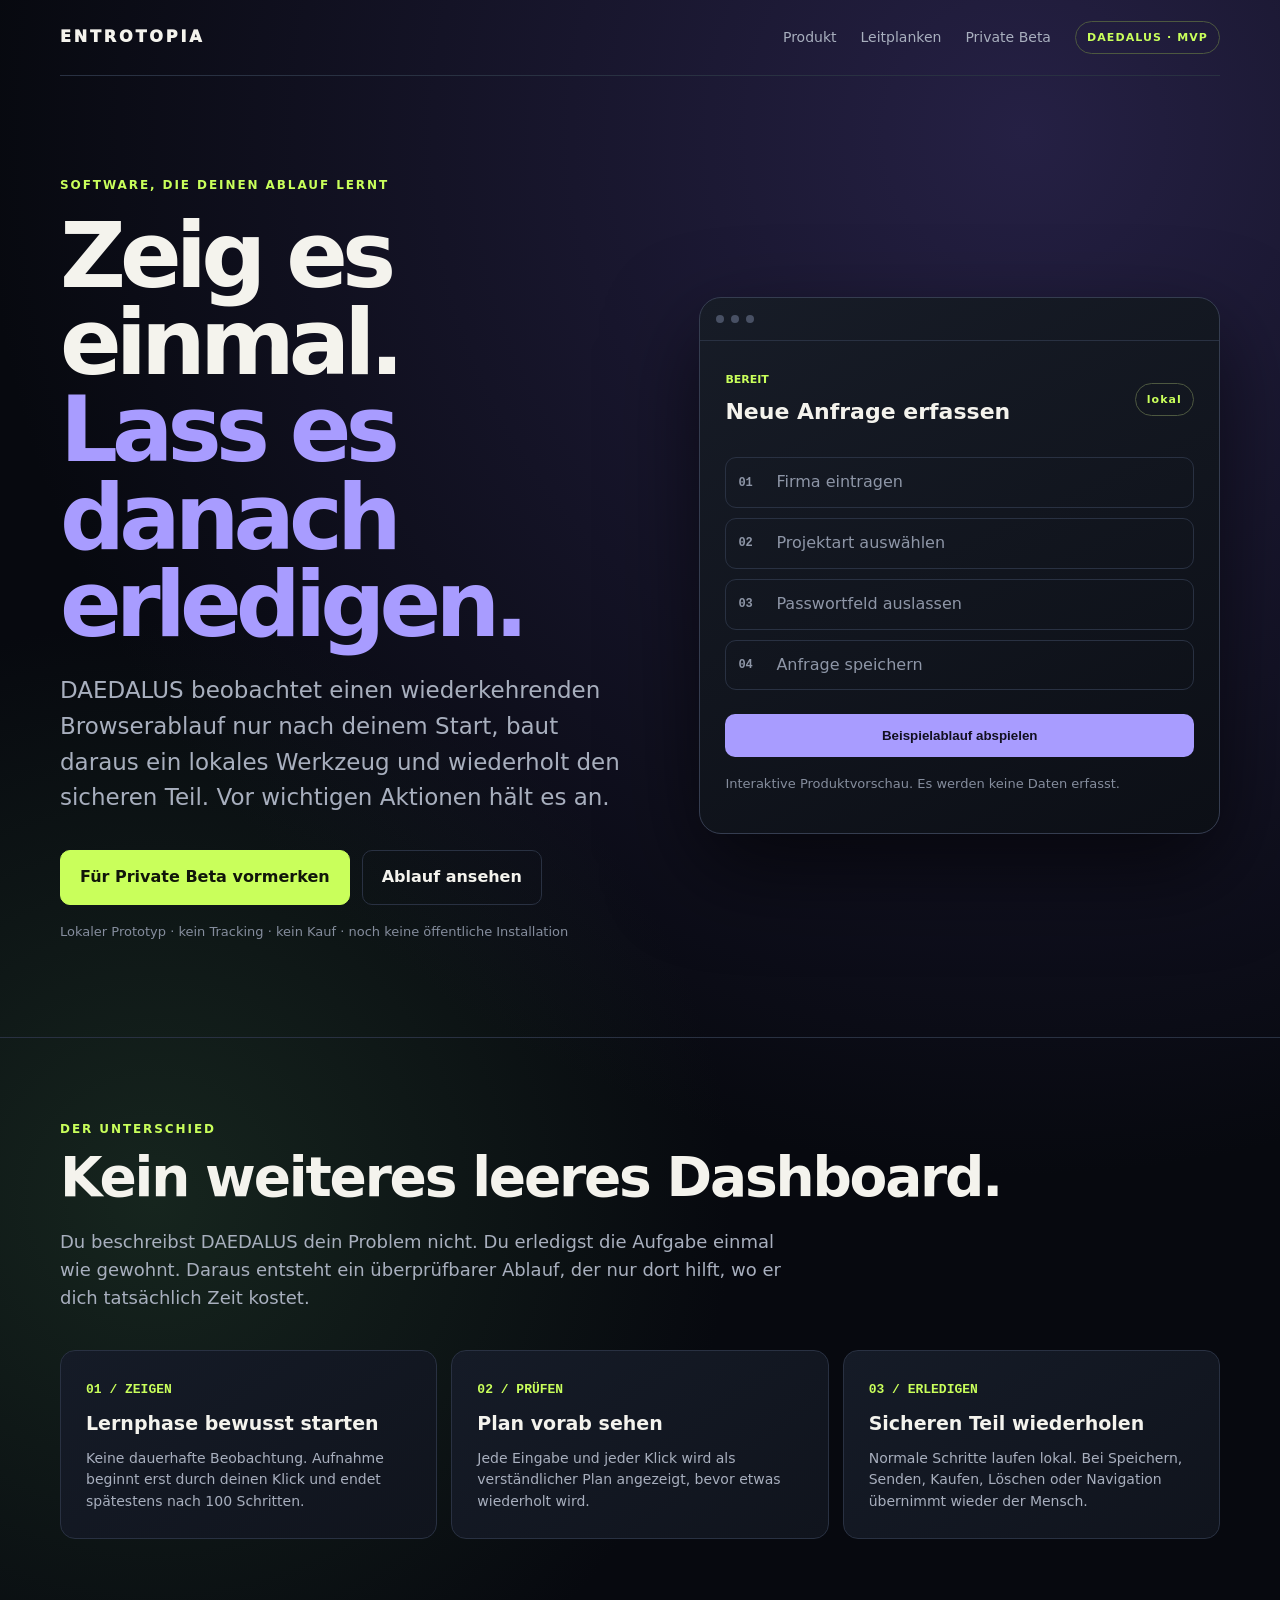
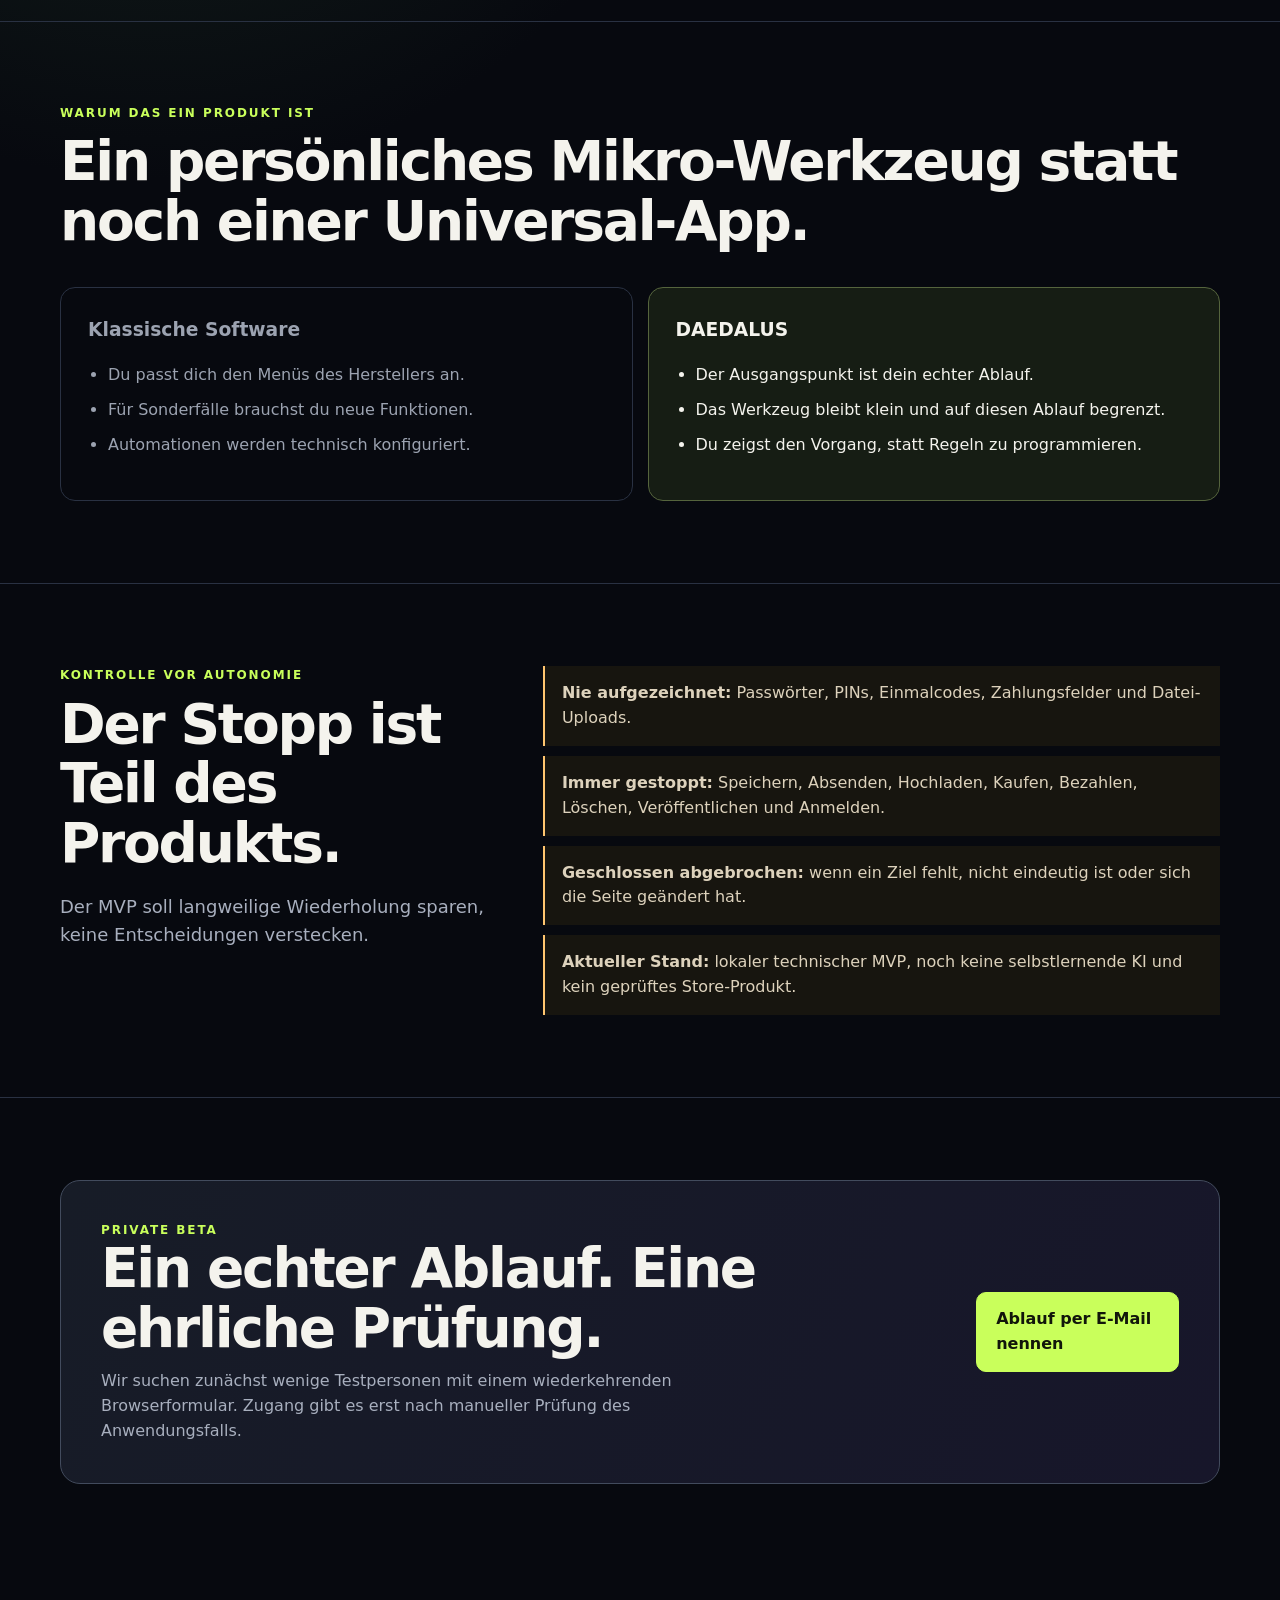
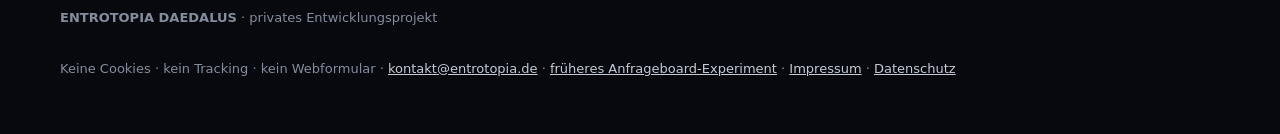
<file: index.html>
<!doctype html>
<html lang="de">
<head>
  <meta charset="utf-8">
  <meta name="viewport" content="width=device-width,initial-scale=1">
  <meta name="robots" content="noindex,nofollow">
  <meta name="description" content="ENTROTOPIA DAEDALUS lernt wiederkehrende Browserabläufe nach ausdrücklichem Start und wiederholt den sicheren Teil kontrolliert.">
  <link rel="icon" href="/public/icon.svg" type="image/svg+xml">
  <title>ENTROTOPIA DAEDALUS · Zeig es einmal</title>
  <style>
    :root{color-scheme:dark;--ink:#07090f;--panel:#10141d;--panel2:#151b27;--line:#293142;--text:#f4f3ed;--muted:#a8afbe;--acid:#c9ff5b;--violet:#a89cff;--warn:#ffc56f;font-family:Inter,ui-sans-serif,system-ui,-apple-system,sans-serif}*{box-sizing:border-box}html{scroll-behavior:smooth}body{margin:0;background:radial-gradient(circle at 80% 4%,#252044 0,transparent 31%),radial-gradient(circle at 12% 36%,#16251e 0,transparent 24%),var(--ink);color:var(--text);line-height:1.55}a{color:inherit}.wrap{width:min(1160px,calc(100% - 40px));margin:auto}.nav{height:76px;display:flex;align-items:center;justify-content:space-between;border-bottom:1px solid var(--line)}.brand{font-weight:950;letter-spacing:.18em}.navlinks{display:flex;gap:24px;align-items:center;color:var(--muted);font-size:14px}.navlinks a{text-decoration:none}.pill{border:1px solid #4d5840;border-radius:999px;padding:7px 11px;color:var(--acid);font-size:11px;font-weight:850;letter-spacing:.1em}.hero{padding:100px 0 82px;display:grid;grid-template-columns:1.05fr .95fr;gap:64px;align-items:center}.eyebrow{color:var(--acid);font-size:12px;font-weight:900;letter-spacing:.16em}.hero h1{font-size:clamp(52px,7.5vw,91px);line-height:.96;letter-spacing:-.065em;margin:17px 0 25px}.hero h1 span{color:var(--violet)}.lead{font-size:clamp(18px,2vw,23px);color:var(--muted);max-width:650px}.actions{display:flex;gap:12px;flex-wrap:wrap;margin-top:34px}.button{display:inline-flex;align-items:center;justify-content:center;padding:14px 19px;border-radius:10px;text-decoration:none;font-weight:850;border:1px solid var(--acid);background:var(--acid);color:#11160a}.button.secondary{background:transparent;color:var(--text);border-color:var(--line)}.micro{font-size:13px;color:#858d9d;margin-top:17px}.device{border:1px solid #353d50;border-radius:22px;background:linear-gradient(155deg,#171c27,#0c0f16);box-shadow:0 35px 90px #0009;overflow:hidden}.devicebar{height:43px;border-bottom:1px solid var(--line);display:flex;align-items:center;gap:7px;padding:0 16px}.dot{width:8px;height:8px;border-radius:50%;background:#485064}.screen{padding:25px}.screenhead{display:flex;justify-content:space-between;gap:20px;align-items:center}.screen h2{font-size:22px;margin:4px 0}.state{font-size:11px;color:var(--acid);font-weight:900}.flow{margin:24px 0;display:grid;gap:10px}.flowstep{display:grid;grid-template-columns:28px 1fr auto;align-items:center;gap:10px;border:1px solid var(--line);border-radius:11px;padding:12px;color:#8e96a7;transition:.25s}.flowstep.active{border-color:#697653;background:#192019;color:var(--text)}.flowstep.done{color:var(--text)}.flowstep.stop{border-color:#705b3b;background:#211b12;color:#ffdaa0}.number{font:700 12px ui-monospace,monospace}.result{font-size:11px;font-weight:850}.demo-button{width:100%;border:0;border-radius:10px;padding:14px;background:var(--violet);color:#121020;font-weight:900;cursor:pointer}.demo-button:disabled{opacity:.65}.section{padding:82px 0;border-top:1px solid var(--line)}.section h2{font-size:clamp(34px,4.5vw,55px);letter-spacing:-.04em;line-height:1.08;margin:10px 0 20px}.intro{max-width:740px;color:var(--muted);font-size:18px}.grid3{display:grid;grid-template-columns:repeat(3,1fr);gap:14px;margin-top:38px}.card{border:1px solid var(--line);border-radius:15px;padding:25px;background:linear-gradient(145deg,var(--panel2),var(--panel))}.card b{display:block;font-size:19px;margin:9px 0}.card p{margin:0;color:var(--muted);font-size:14px}.icon{color:var(--acid);font:800 13px ui-monospace,monospace}.compare{display:grid;grid-template-columns:1fr 1fr;gap:15px;margin-top:36px}.compare article{border:1px solid var(--line);border-radius:15px;padding:27px}.compare .old{color:#9ca3b1}.compare .new{border-color:#55643d;background:#161d14}.compare h3{margin-top:0}.compare ul{padding-left:20px}.compare li{margin:10px 0}.guard{display:grid;grid-template-columns:.78fr 1.22fr;gap:50px;align-items:start}.guardlist{display:grid;gap:10px}.guarditem{padding:15px 17px;border-left:2px solid var(--warn);background:#17150f;color:#ddd2bc}.beta{border:1px solid #424b5d;border-radius:20px;padding:40px;background:linear-gradient(120deg,#171c27,#17162a);display:flex;justify-content:space-between;gap:38px;align-items:center}.beta h2{margin:0 0 11px}.beta p{color:var(--muted);margin:0;max-width:650px}footer{padding:42px 0 55px;color:#858d9d;font-size:13px}.footerrow{display:flex;justify-content:space-between;gap:30px;flex-wrap:wrap}.footerrow a{color:#c5cbd6}@media(max-width:800px){.navlinks a{display:none}.hero,.guard{grid-template-columns:1fr}.hero{padding-top:63px}.hero h1{font-size:57px}.grid3,.compare{grid-template-columns:1fr}.beta{align-items:flex-start;flex-direction:column}.device{max-width:590px}.section{padding:62px 0}}
  </style>
</head>
<body>
  <header class="nav wrap"><div class="brand">ENTROTOPIA</div><nav class="navlinks" aria-label="Hauptnavigation"><a href="#produkt">Produkt</a><a href="#sicherheit">Leitplanken</a><a href="#beta">Private Beta</a><span class="pill">DAEDALUS · MVP</span></nav></header>
  <main>
    <section class="hero wrap">
      <div><div class="eyebrow">SOFTWARE, DIE DEINEN ABLAUF LERNT</div><h1>Zeig es einmal.<br><span>Lass es danach erledigen.</span></h1><p class="lead">DAEDALUS beobachtet einen wiederkehrenden Browserablauf nur nach deinem Start, baut daraus ein lokales Werkzeug und wiederholt den sicheren Teil. Vor wichtigen Aktionen hält es an.</p><div class="actions"><a class="button" href="mailto:kontakt@entrotopia.de?subject=DAEDALUS%20Private%20Beta">Für Private Beta vormerken</a><a class="button secondary" href="#demo">Ablauf ansehen</a></div><p class="micro">Lokaler Prototyp · kein Tracking · kein Kauf · noch keine öffentliche Installation</p></div>
      <aside class="device" id="demo"><div class="devicebar"><i class="dot"></i><i class="dot"></i><i class="dot"></i></div><div class="screen"><div class="screenhead"><div><span class="state" id="demo-state">BEREIT</span><h2>Neue Anfrage erfassen</h2></div><span class="pill">lokal</span></div><div class="flow"><div class="flowstep" data-step><span class="number">01</span><span>Firma eintragen</span><span class="result"></span></div><div class="flowstep" data-step><span class="number">02</span><span>Projektart auswählen</span><span class="result"></span></div><div class="flowstep" data-step><span class="number">03</span><span>Passwortfeld auslassen</span><span class="result"></span></div><div class="flowstep" data-step><span class="number">04</span><span>Anfrage speichern</span><span class="result"></span></div></div><button class="demo-button" id="demo-run" type="button">Beispielablauf abspielen</button><p class="micro">Interaktive Produktvorschau. Es werden keine Daten erfasst.</p></div></aside>
    </section>
    <section class="section" id="produkt"><div class="wrap"><div class="eyebrow">DER UNTERSCHIED</div><h2>Kein weiteres leeres Dashboard.</h2><p class="intro">Du beschreibst DAEDALUS dein Problem nicht. Du erledigst die Aufgabe einmal wie gewohnt. Daraus entsteht ein überprüfbarer Ablauf, der nur dort hilft, wo er dich tatsächlich Zeit kostet.</p><div class="grid3"><article class="card"><span class="icon">01 / ZEIGEN</span><b>Lernphase bewusst starten</b><p>Keine dauerhafte Beobachtung. Aufnahme beginnt erst durch deinen Klick und endet spätestens nach 100 Schritten.</p></article><article class="card"><span class="icon">02 / PRÜFEN</span><b>Plan vorab sehen</b><p>Jede Eingabe und jeder Klick wird als verständlicher Plan angezeigt, bevor etwas wiederholt wird.</p></article><article class="card"><span class="icon">03 / ERLEDIGEN</span><b>Sicheren Teil wiederholen</b><p>Normale Schritte laufen lokal. Bei Speichern, Senden, Kaufen, Löschen oder Navigation übernimmt wieder der Mensch.</p></article></div></div></section>
    <section class="section"><div class="wrap"><div class="eyebrow">WARUM DAS EIN PRODUKT IST</div><h2>Ein persönliches Mikro-Werkzeug statt noch einer Universal-App.</h2><div class="compare"><article class="old"><h3>Klassische Software</h3><ul><li>Du passt dich den Menüs des Herstellers an.</li><li>Für Sonderfälle brauchst du neue Funktionen.</li><li>Automationen werden technisch konfiguriert.</li></ul></article><article class="new"><h3>DAEDALUS</h3><ul><li>Der Ausgangspunkt ist dein echter Ablauf.</li><li>Das Werkzeug bleibt klein und auf diesen Ablauf begrenzt.</li><li>Du zeigst den Vorgang, statt Regeln zu programmieren.</li></ul></article></div></div></section>
    <section class="section" id="sicherheit"><div class="wrap guard"><div><div class="eyebrow">KONTROLLE VOR AUTONOMIE</div><h2>Der Stopp ist Teil des Produkts.</h2><p class="intro">Der MVP soll langweilige Wiederholung sparen, keine Entscheidungen verstecken.</p></div><div class="guardlist"><div class="guarditem"><b>Nie aufgezeichnet:</b> Passwörter, PINs, Einmalcodes, Zahlungsfelder und Datei-Uploads.</div><div class="guarditem"><b>Immer gestoppt:</b> Speichern, Absenden, Hochladen, Kaufen, Bezahlen, Löschen, Veröffentlichen und Anmelden.</div><div class="guarditem"><b>Geschlossen abgebrochen:</b> wenn ein Ziel fehlt, nicht eindeutig ist oder sich die Seite geändert hat.</div><div class="guarditem"><b>Aktueller Stand:</b> lokaler technischer MVP, noch keine selbstlernende KI und kein geprüftes Store-Produkt.</div></div></div></section>
    <section class="section" id="beta"><div class="wrap"><div class="beta"><div><div class="eyebrow">PRIVATE BETA</div><h2>Ein echter Ablauf. Eine ehrliche Prüfung.</h2><p>Wir suchen zunächst wenige Testpersonen mit einem wiederkehrenden Browserformular. Zugang gibt es erst nach manueller Prüfung des Anwendungsfalls.</p></div><a class="button" href="mailto:kontakt@entrotopia.de?subject=DAEDALUS%20Private%20Beta&body=Mein%20wiederkehrender%20Browserablauf%3A%0A">Ablauf per E-Mail nennen</a></div></div></section>
  </main>
  <footer class="wrap"><div class="footerrow"><span><b>ENTROTOPIA DAEDALUS</b> · privates Entwicklungsprojekt</span><span>Keine Cookies · kein Tracking · kein Webformular · <a href="mailto:kontakt@entrotopia.de">kontakt@entrotopia.de</a> · <a href="/public/app.html">früheres Anfrageboard-Experiment</a> · <a href="/impressum.html">Impressum</a> · <a href="/datenschutz.html">Datenschutz</a></span></div></footer>
  <script>
    const run=document.querySelector('#demo-run'),state=document.querySelector('#demo-state'),steps=[...document.querySelectorAll('[data-step]')];
    const wait=ms=>new Promise(resolve=>setTimeout(resolve,ms));
    run.addEventListener('click',async()=>{run.disabled=true;steps.forEach(step=>{step.className='flowstep';step.querySelector('.result').textContent=''});state.textContent='LERNT ABLAUF';for(let i=0;i<steps.length;i++){const step=steps[i];step.classList.add('active');await wait(550);step.classList.remove('active');if(i===2){step.classList.add('done');step.querySelector('.result').textContent='AUSGELASSEN'}else if(i===3){step.classList.add('stop');step.querySelector('.result').textContent='FREIGABE';state.textContent='SICHER GESTOPPT'}else{step.classList.add('done');step.querySelector('.result').textContent='GELERNT'}}run.textContent='Noch einmal abspielen';run.disabled=false});
  </script>
</body>
</html>
</file>
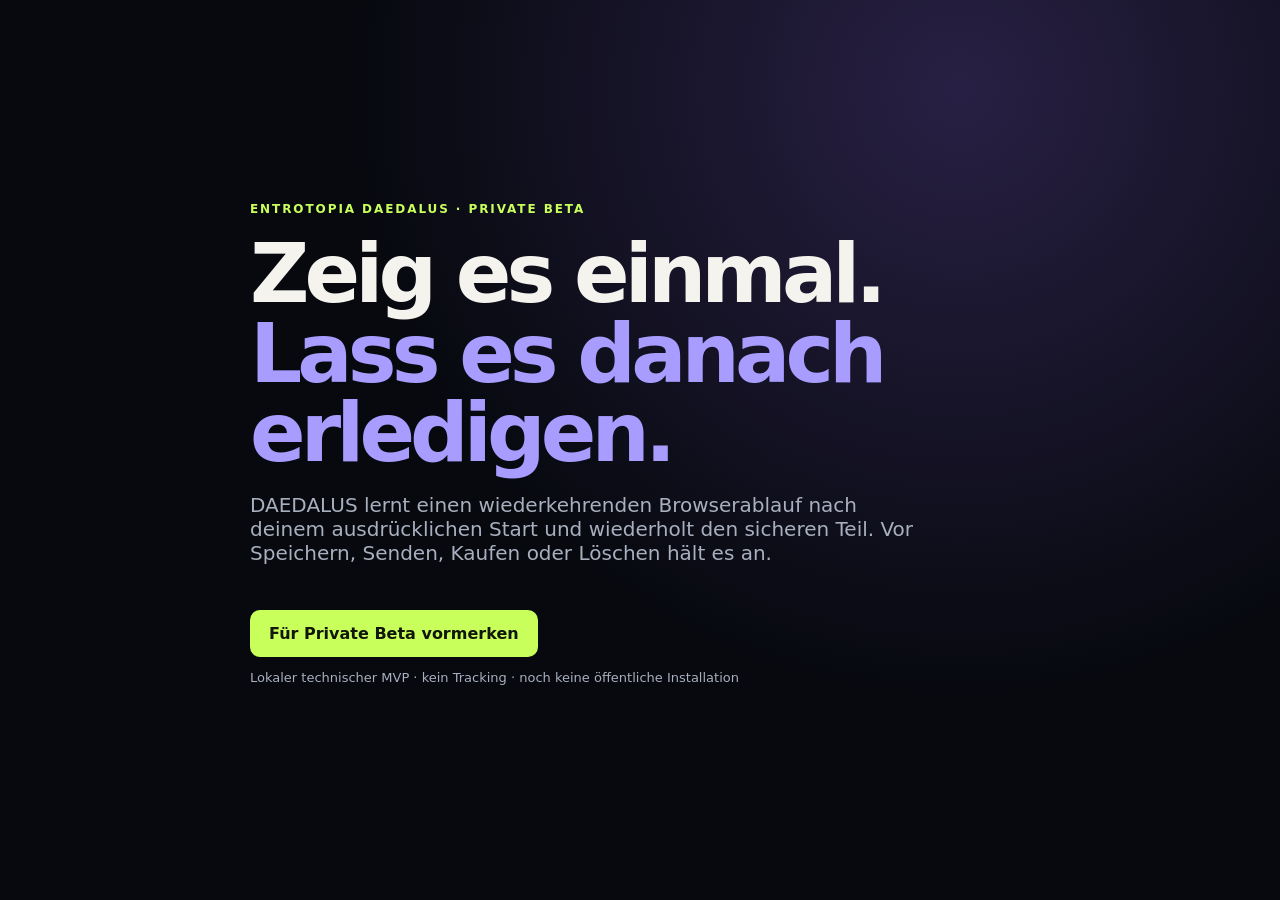
<file: public/index.html>
<!doctype html>
<html lang="de"><head><meta charset="utf-8"><meta name="viewport" content="width=device-width,initial-scale=1"><meta name="description" content="ENTROTOPIA DAEDALUS lernt wiederkehrende Browserabläufe und wiederholt den sicheren Teil kontrolliert."><title>ENTROTOPIA DAEDALUS</title><style>:root{color-scheme:dark;font-family:Inter,system-ui,sans-serif}*{box-sizing:border-box}body{margin:0;min-height:100vh;display:grid;place-items:center;background:radial-gradient(circle at 75% 10%,#282044,#07090f 48%);color:#f4f3ed}.box{width:min(780px,calc(100% - 40px));padding:60px 0}.tag{color:#c9ff5b;font-size:12px;font-weight:900;letter-spacing:.16em}h1{font-size:clamp(48px,8vw,82px);line-height:.97;letter-spacing:-.06em;margin:18px 0}h1 span{color:#a89cff}p{color:#a8afbe;font-size:20px;max-width:680px}.button{display:inline-block;margin-top:25px;padding:14px 19px;border-radius:10px;background:#c9ff5b;color:#11160a;text-decoration:none;font-weight:900}.small{font-size:13px}</style></head><body><main class="box"><div class="tag">ENTROTOPIA DAEDALUS · PRIVATE BETA</div><h1>Zeig es einmal.<br><span>Lass es danach erledigen.</span></h1><p>DAEDALUS lernt einen wiederkehrenden Browserablauf nach deinem ausdrücklichen Start und wiederholt den sicheren Teil. Vor Speichern, Senden, Kaufen oder Löschen hält es an.</p><a class="button" href="mailto:kontakt@entrotopia.de?subject=DAEDALUS%20Private%20Beta">Für Private Beta vormerken</a><p class="small">Lokaler technischer MVP · kein Tracking · noch keine öffentliche Installation</p></main></body></html>
</file>
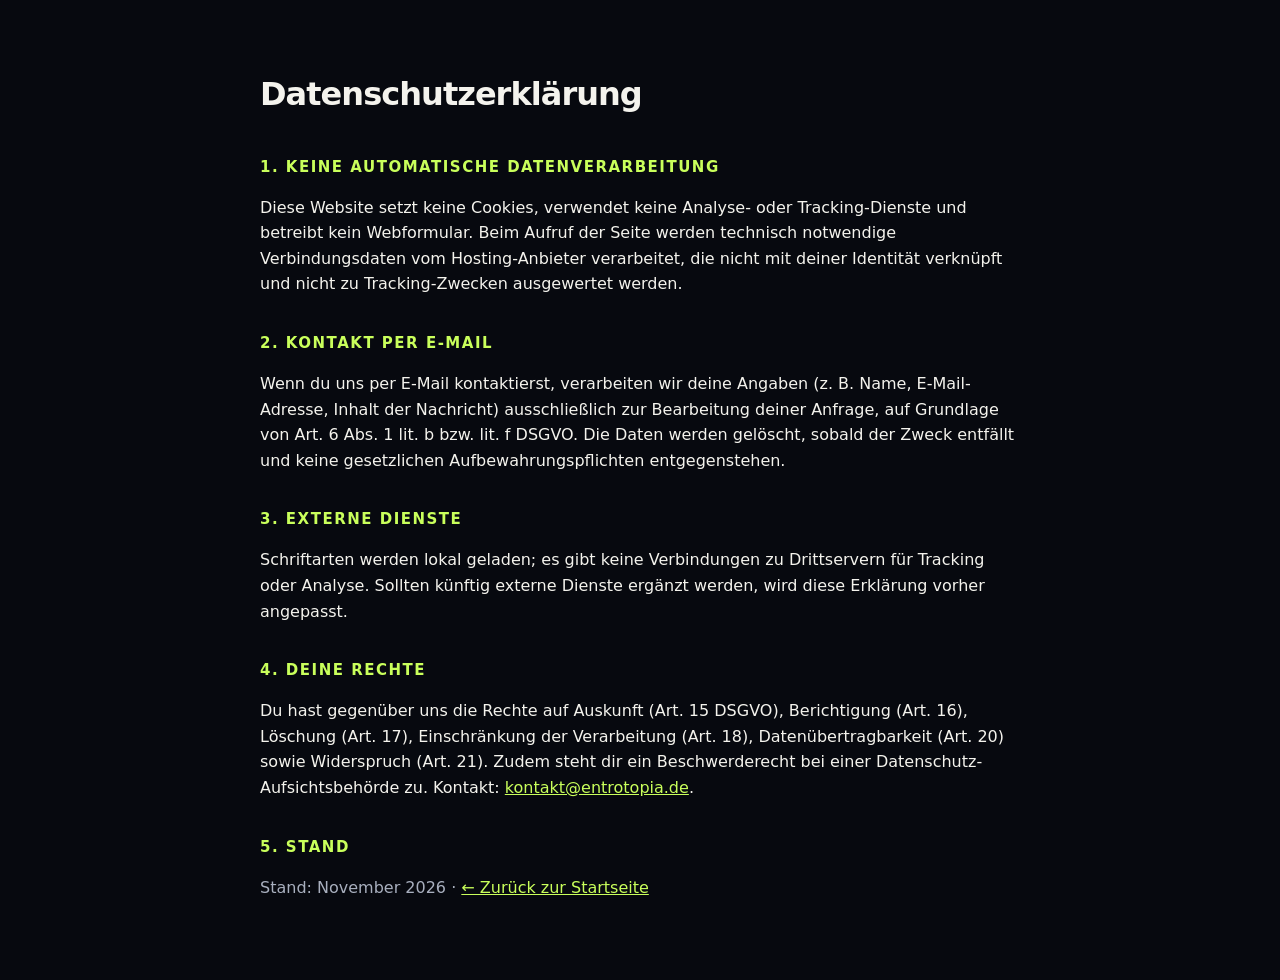
<file: datenschutz.html>
<!doctype html>
<html lang="de">
<head>
  <meta charset="utf-8">
  <meta name="viewport" content="width=device-width,initial-scale=1">
  <meta name="robots" content="noindex,nofollow">
  <title>Datenschutzerklärung · ENTROTOPIA</title>
  <style>
    :root{color-scheme:dark;--ink:#07090f;--line:#293142;--text:#f4f3ed;--muted:#a8afbe;--acid:#c9ff5b;font-family:Inter,ui-sans-serif,system-ui,-apple-system,sans-serif}
    *{box-sizing:border-box}body{margin:0;background:var(--ink);color:var(--text);line-height:1.6}
    .wrap{width:min(760px,calc(100% - 40px));margin:auto;padding:48px 0 64px}
    a{color:var(--acid)}h1{letter-spacing:-.03em;margin-bottom:6px}
    h2{margin-top:34px;margin-bottom:8px;color:var(--acid);font-size:15px;letter-spacing:.1em}
    .muted{color:var(--muted)}
  </style>
</head>
<body>
  <main class="wrap">
    <h1>Datenschutzerklärung</h1>
    <h2>1. KEINE AUTOMATISCHE DATENVERARBEITUNG</h2>
    <p>Diese Website setzt keine Cookies, verwendet keine Analyse- oder Tracking-Dienste und betreibt kein Webformular. Beim Aufruf der Seite werden technisch notwendige Verbindungsdaten vom Hosting-Anbieter verarbeitet, die nicht mit deiner Identität verknüpft und nicht zu Tracking-Zwecken ausgewertet werden.</p>
    <h2>2. KONTAKT PER E-MAIL</h2>
    <p>Wenn du uns per E-Mail kontaktierst, verarbeiten wir deine Angaben (z. B. Name, E-Mail-Adresse, Inhalt der Nachricht) ausschließlich zur Bearbeitung deiner Anfrage, auf Grundlage von Art. 6 Abs. 1 lit. b bzw. lit. f DSGVO. Die Daten werden gelöscht, sobald der Zweck entfällt und keine gesetzlichen Aufbewahrungspflichten entgegenstehen.</p>
    <h2>3. EXTERNE DIENSTE</h2>
    <p>Schriftarten werden lokal geladen; es gibt keine Verbindungen zu Drittservern für Tracking oder Analyse. Sollten künftig externe Dienste ergänzt werden, wird diese Erklärung vorher angepasst.</p>
    <h2>4. DEINE RECHTE</h2>
    <p>Du hast gegenüber uns die Rechte auf Auskunft (Art. 15 DSGVO), Berichtigung (Art. 16), Löschung (Art. 17), Einschränkung der Verarbeitung (Art. 18), Datenübertragbarkeit (Art. 20) sowie Widerspruch (Art. 21). Zudem steht dir ein Beschwerderecht bei einer Datenschutz-Aufsichtsbehörde zu. Kontakt: <a href="mailto:kontakt@entrotopia.de">kontakt@entrotopia.de</a>.</p>
    <h2>5. STAND</h2>
    <p class="muted">Stand: November 2026 · <a href="/">← Zurück zur Startseite</a></p>
  </main>
</body>
</html>
</file>
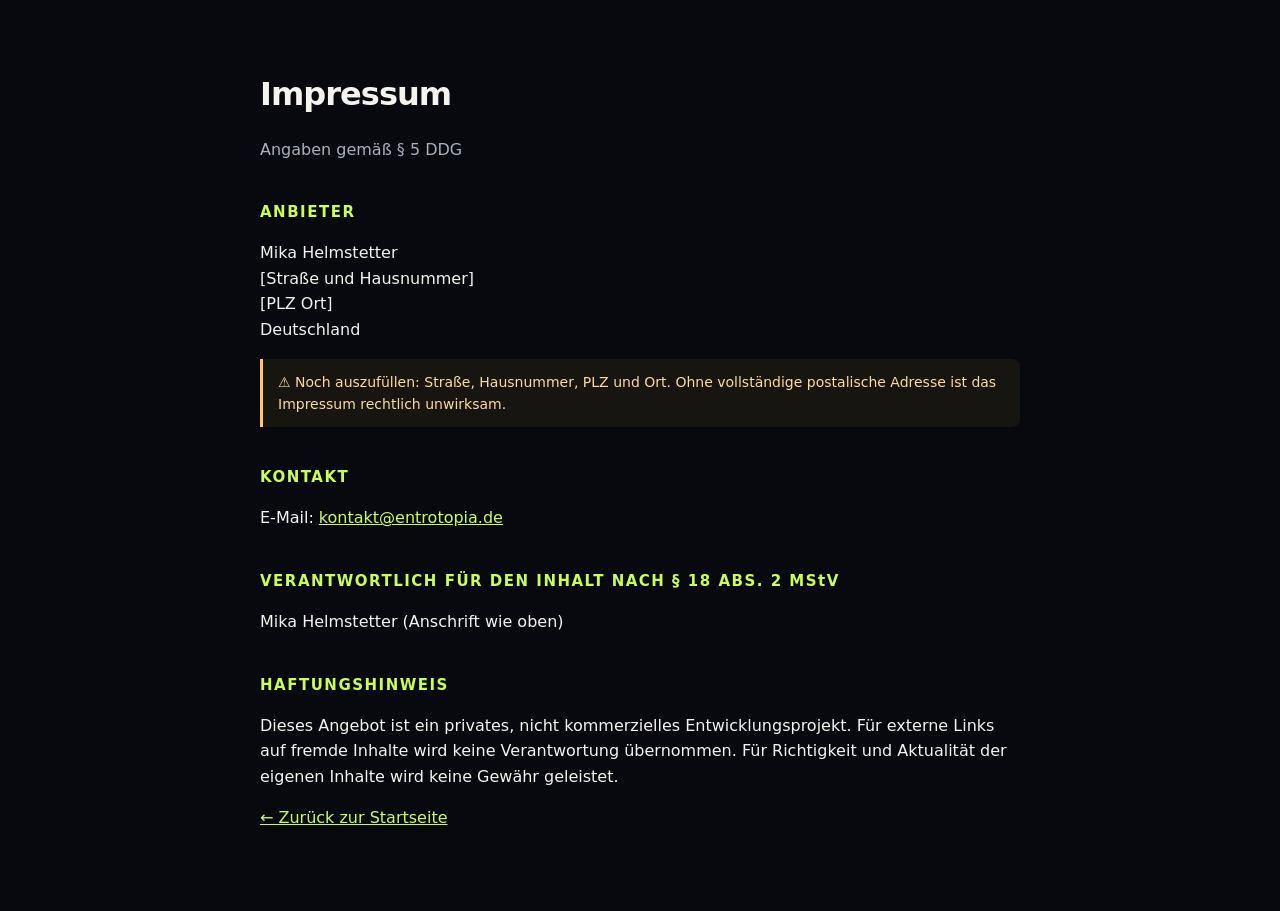
<file: impressum.html>
<!doctype html>
<html lang="de">
<head>
  <meta charset="utf-8">
  <meta name="viewport" content="width=device-width,initial-scale=1">
  <meta name="robots" content="noindex,nofollow">
  <title>Impressum · ENTROTOPIA</title>
  <style>
    :root{color-scheme:dark;--ink:#07090f;--line:#293142;--text:#f4f3ed;--muted:#a8afbe;--acid:#c9ff5b;--warn:#ffc56f;font-family:Inter,ui-sans-serif,system-ui,-apple-system,sans-serif}
    *{box-sizing:border-box}body{margin:0;background:var(--ink);color:var(--text);line-height:1.6}
    .wrap{width:min(760px,calc(100% - 40px));margin:auto;padding:48px 0 64px}
    a{color:var(--acid)}h1{letter-spacing:-.03em;margin-bottom:6px}
    h2{margin-top:38px;margin-bottom:8px;color:var(--acid);font-size:15px;letter-spacing:.1em}
    .todo{border-left:3px solid var(--warn);background:#17150f;color:#ffdaa0;padding:12px 15px;border-radius:0 8px 8px 0;font-size:14px}
    .muted{color:var(--muted)}
  </style>
</head>
<body>
  <main class="wrap">
    <h1>Impressum</h1>
    <p class="muted">Angaben gemäß § 5 DDG</p>
    <h2>ANBIETER</h2>
    <p>
      Mika Helmstetter<br>
      [Straße und Hausnummer]<br>
      [PLZ Ort]<br>
      Deutschland
    </p>
    <p class="todo">⚠ Noch auszufüllen: Straße, Hausnummer, PLZ und Ort. Ohne vollständige postalische Adresse ist das Impressum rechtlich unwirksam.</p>
    <h2>KONTAKT</h2>
    <p>E-Mail: <a href="mailto:kontakt@entrotopia.de">kontakt@entrotopia.de</a></p>
    <h2>VERANTWORTLICH FÜR DEN INHALT NACH § 18 ABS. 2 MStV</h2>
    <p>Mika Helmstetter (Anschrift wie oben)</p>
    <h2>HAFTUNGSHINWEIS</h2>
    <p>Dieses Angebot ist ein privates, nicht kommerzielles Entwicklungsprojekt. Für externe Links auf fremde Inhalte wird keine Verantwortung übernommen. Für Richtigkeit und Aktualität der eigenen Inhalte wird keine Gewähr geleistet.</p>
    <p class="muted"><a href="/">← Zurück zur Startseite</a></p>
  </main>
</body>
</html>
</file>
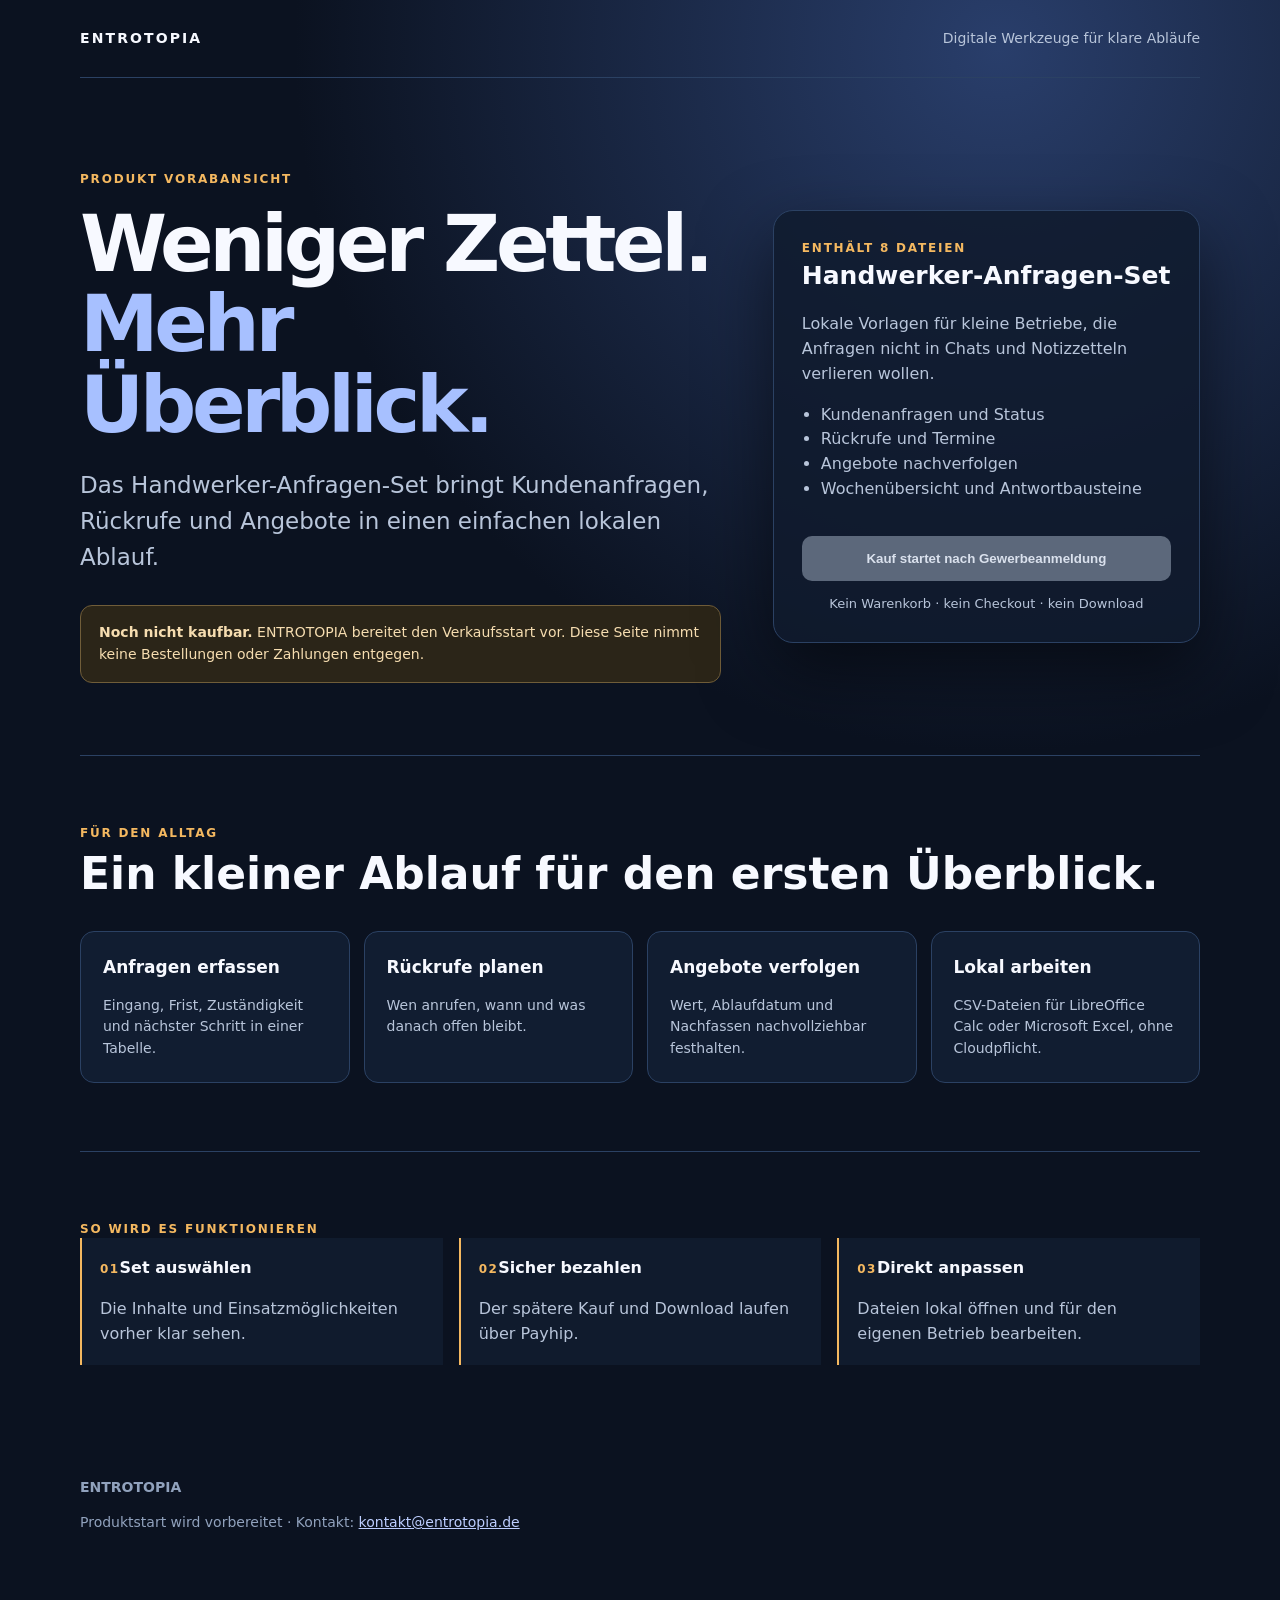
<file: archive/index-vor-entrotopia-labs-2026-11-06.html>
<!doctype html>
<html lang="de">
<head>
  <meta charset="utf-8">
  <meta name="viewport" content="width=device-width,initial-scale=1">
  <meta name="description" content="ENTROTOPIA entwickelt digitale Vorlagen für klare Abläufe.">
  <meta name="robots" content="noindex,nofollow">
  <title>ENTROTOPIA · Handwerker-Anfragen-Set</title>
  <style>
    :root{color-scheme:dark;font-family:Inter,ui-sans-serif,system-ui,sans-serif;--bg:#0b1220;--panel:#111d31;--line:#2b4163;--text:#f7f9ff;--muted:#b8c5da;--gold:#f4b860;--accent:#a7c0ff}*{box-sizing:border-box}body{margin:0;background:radial-gradient(circle at 78% 3%,#293e6b 0,var(--bg) 38%);color:var(--text);line-height:1.55}.nav,main,footer{width:min(1120px,calc(100% - 40px));margin:auto}.nav{display:flex;justify-content:space-between;align-items:center;height:78px;border-bottom:1px solid var(--line);font-size:14px;color:var(--muted)}.brand{font-weight:900;letter-spacing:.15em;color:var(--text)}.hero{padding:92px 0 72px;display:grid;grid-template-columns:1.2fr .8fr;gap:52px;align-items:center}.eyebrow{font-size:12px;font-weight:900;letter-spacing:.15em;color:var(--gold)}h1{font-size:clamp(44px,7vw,79px);letter-spacing:-.055em;line-height:1.02;margin:15px 0 21px}h1 span{color:var(--accent)}.lead{font-size:clamp(18px,2.4vw,23px);color:var(--muted);max-width:650px}.notice{margin-top:30px;padding:16px 18px;border:1px solid #705d39;border-radius:12px;background:#2b2518;color:#f6ddb0;font-size:14px}.product{border:1px solid var(--line);border-radius:20px;padding:28px;background:#101b2dd9;box-shadow:0 28px 70px #0008}.product h2{font-size:25px;margin:0 0 14px}.product p{color:var(--muted)}.product ul{padding-left:19px;color:var(--muted)}button{width:100%;margin-top:18px;border:0;border-radius:10px;padding:15px;background:#5c687b;color:#dae1ed;font-weight:850;cursor:not-allowed}.small{font-size:13px;color:#9cabc2;text-align:center;margin:13px 0 0}.section{padding:68px 0;border-top:1px solid var(--line)}h3{font-size:clamp(29px,4vw,44px);line-height:1.15;margin:7px 0 31px}.cards{display:grid;grid-template-columns:repeat(4,1fr);gap:14px}.card{background:var(--panel);border:1px solid var(--line);border-radius:14px;padding:22px}.card b{font-size:17px}.card p{color:var(--muted);font-size:14px;margin-bottom:0}.steps{display:grid;grid-template-columns:repeat(3,1fr);gap:16px}.step{padding:18px;border-left:2px solid var(--gold);background:#101b2d}.step span{font-size:12px;color:var(--gold);font-weight:900;letter-spacing:.12em}.step p{color:var(--muted);margin-bottom:0}footer{padding:44px 0 60px;color:#91a2bd;font-size:14px}footer a{color:#bdceff}@media(max-width:760px){.nav span{display:none}.hero{grid-template-columns:1fr;padding-top:62px}.cards,.steps{grid-template-columns:1fr}.product{max-width:520px}h1{font-size:51px}}
  </style>
</head>
<body>
  <header class="nav"><div class="brand">ENTROTOPIA</div><span>Digitale Werkzeuge für klare Abläufe</span></header>
  <main>
    <section class="hero">
      <div>
        <div class="eyebrow">PRODUKT VORABANSICHT</div>
        <h1>Weniger Zettel.<br><span>Mehr Überblick.</span></h1>
        <p class="lead">Das Handwerker-Anfragen-Set bringt Kundenanfragen, Rückrufe und Angebote in einen einfachen lokalen Ablauf.</p>
        <div class="notice"><b>Noch nicht kaufbar.</b> ENTROTOPIA bereitet den Verkaufsstart vor. Diese Seite nimmt keine Bestellungen oder Zahlungen entgegen.</div>
      </div>
      <aside class="product">
        <div class="eyebrow">ENTHÄLT 8 DATEIEN</div>
        <h2>Handwerker-Anfragen-Set</h2>
        <p>Lokale Vorlagen für kleine Betriebe, die Anfragen nicht in Chats und Notizzetteln verlieren wollen.</p>
        <ul><li>Kundenanfragen und Status</li><li>Rückrufe und Termine</li><li>Angebote nachverfolgen</li><li>Wochenübersicht und Antwortbausteine</li></ul>
        <button disabled aria-disabled="true">Kauf startet nach Gewerbeanmeldung</button>
        <p class="small">Kein Warenkorb · kein Checkout · kein Download</p>
      </aside>
    </section>
    <section class="section">
      <div class="eyebrow">FÜR DEN ALLTAG</div>
      <h3>Ein kleiner Ablauf für den ersten Überblick.</h3>
      <div class="cards"><article class="card"><b>Anfragen erfassen</b><p>Eingang, Frist, Zuständigkeit und nächster Schritt in einer Tabelle.</p></article><article class="card"><b>Rückrufe planen</b><p>Wen anrufen, wann und was danach offen bleibt.</p></article><article class="card"><b>Angebote verfolgen</b><p>Wert, Ablaufdatum und Nachfassen nachvollziehbar festhalten.</p></article><article class="card"><b>Lokal arbeiten</b><p>CSV-Dateien für LibreOffice Calc oder Microsoft Excel, ohne Cloudpflicht.</p></article></div>
    </section>
    <section class="section">
      <div class="eyebrow">SO WIRD ES FUNKTIONIEREN</div>
      <div class="steps"><article class="step"><span>01</span><b>Set auswählen</b><p>Die Inhalte und Einsatzmöglichkeiten vorher klar sehen.</p></article><article class="step"><span>02</span><b>Sicher bezahlen</b><p>Der spätere Kauf und Download laufen über Payhip.</p></article><article class="step"><span>03</span><b>Direkt anpassen</b><p>Dateien lokal öffnen und für den eigenen Betrieb bearbeiten.</p></article></div>
    </section>
  </main>
  <footer><b>ENTROTOPIA</b><p>Produktstart wird vorbereitet · Kontakt: <a href="mailto:kontakt@entrotopia.de">kontakt@entrotopia.de</a></p></footer>
</body>
</html>
</file>
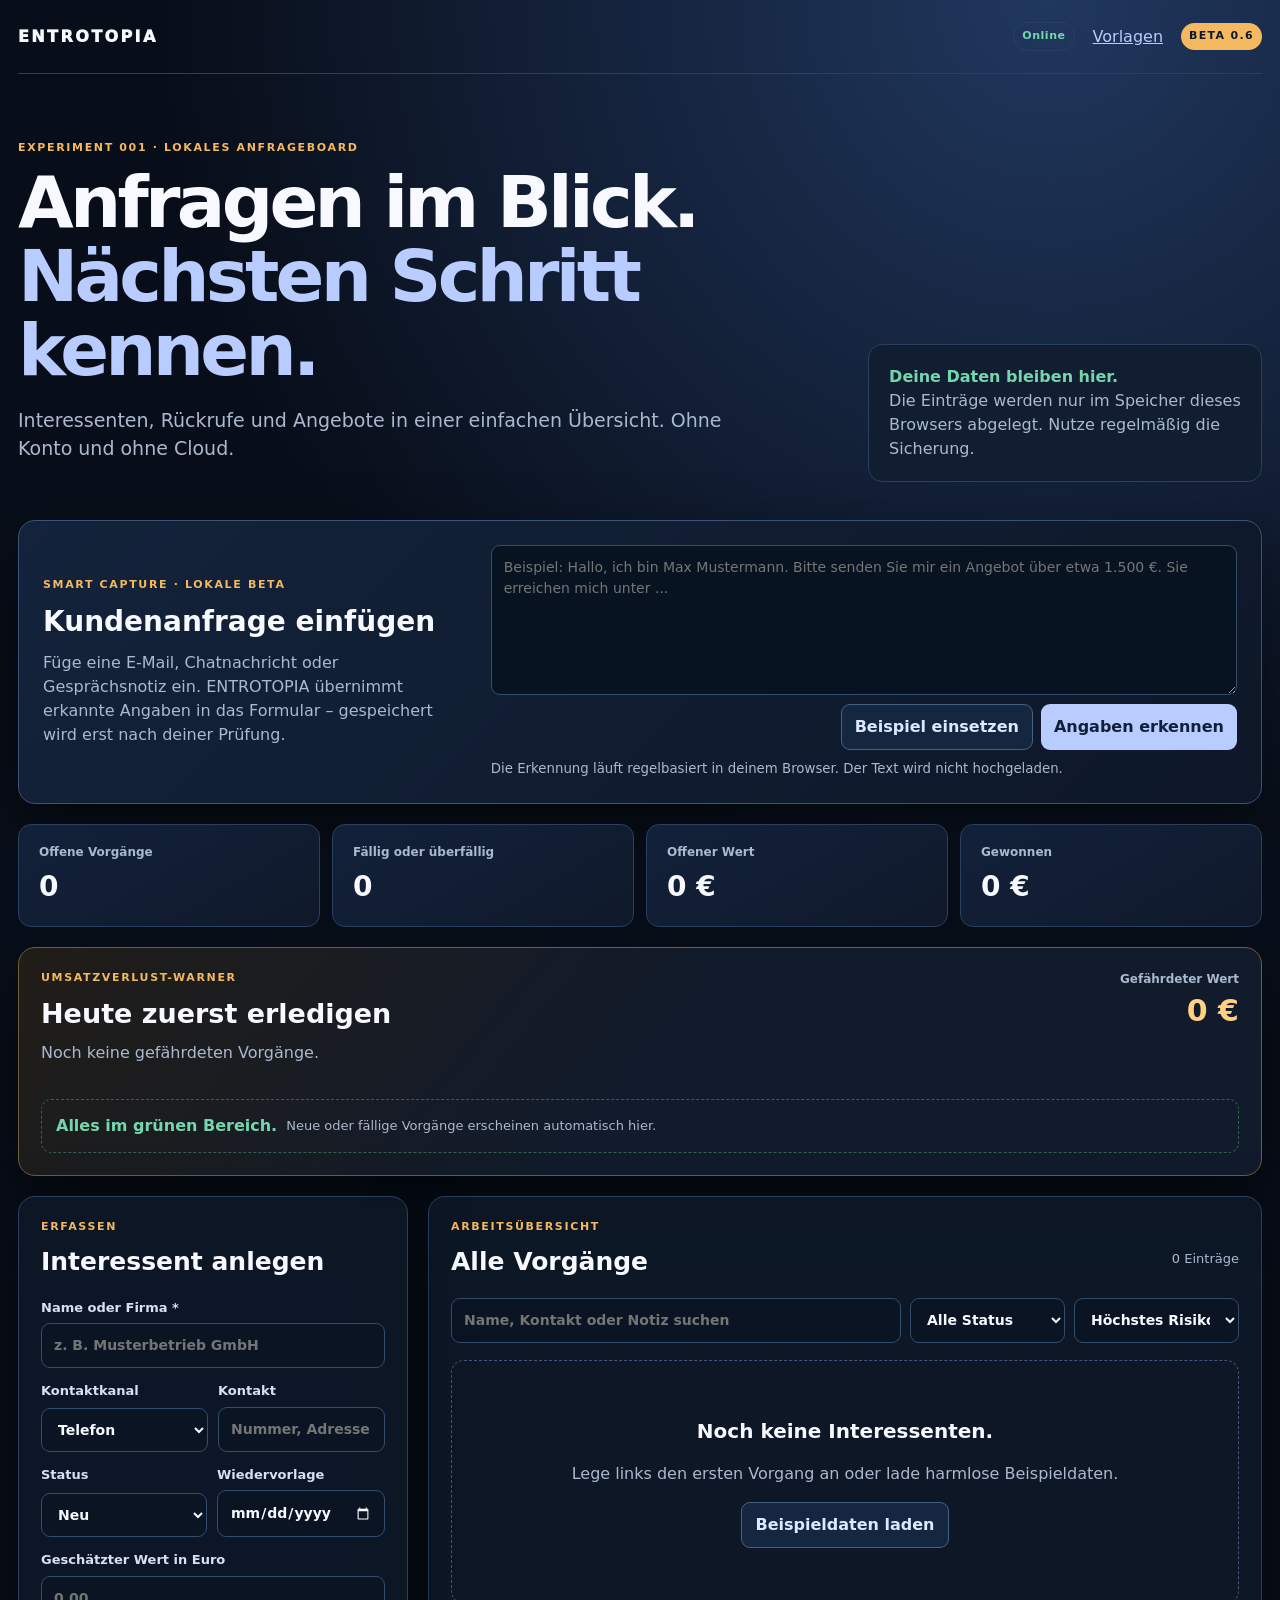
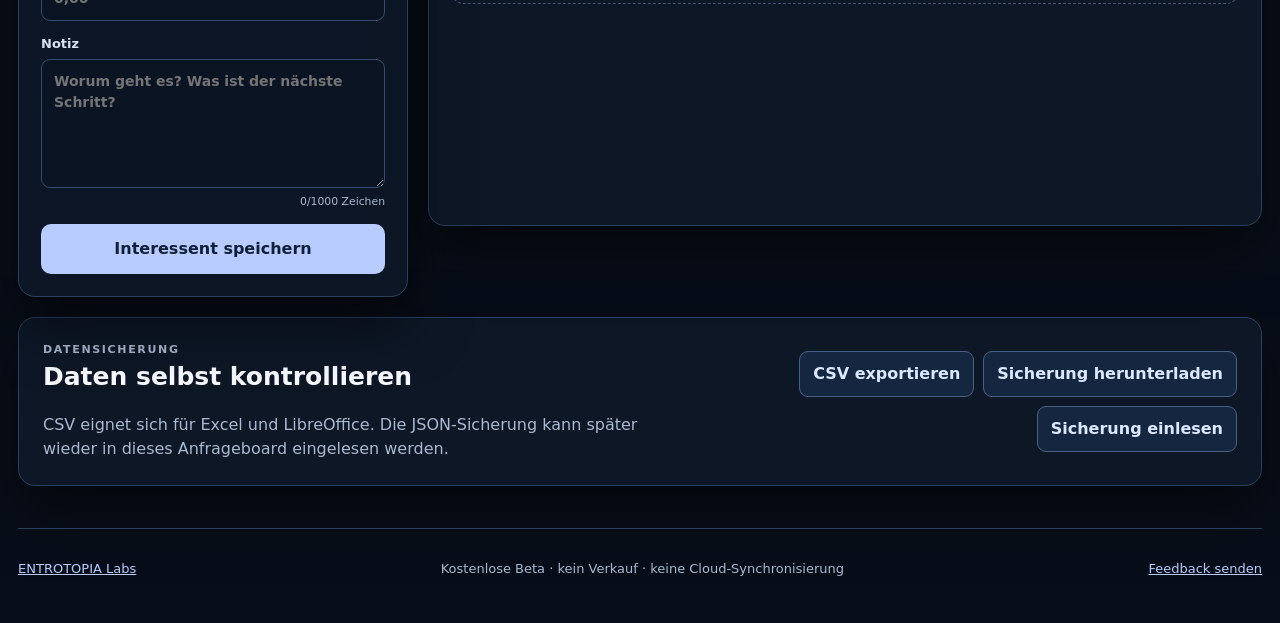
<file: public/app.html>
<!doctype html>
<html lang="de">
<head>
  <meta charset="utf-8">
  <meta name="viewport" content="width=device-width,initial-scale=1">
  <meta http-equiv="Content-Security-Policy" content="default-src 'self'; script-src 'self'; style-src 'self'; img-src 'self' data:; connect-src 'none'; object-src 'none'; base-uri 'none'; form-action 'none'">
  <meta name="description" content="ENTROTOPIA Anfrageboard: Interessenten, Rückrufe, Angebote und nächste Schritte lokal im Browser verwalten.">
  <meta name="robots" content="noindex,nofollow">
  <meta name="theme-color" content="#080e19">
  <title>Anfrageboard Beta | ENTROTOPIA</title>
  <link rel="icon" href="icon.svg" type="image/svg+xml">
  <link rel="manifest" href="manifest.webmanifest">
  <link rel="stylesheet" href="app.css">
  <link rel="stylesheet" href="app-pwa.css">
  <script src="app.js" defer></script>
</head>
<body>
  <header class="topbar">
    <a class="brand" href="/">ENTROTOPIA</a>
    <div class="toplinks"><span id="connection-state" class="connection online">Online</span><button id="install-app" class="install-button hidden" type="button">App installieren</button><a href="testphase.html">Vorlagen</a><span class="badge">BETA 0.6</span></div>
  </header>

  <main>
    <section class="hero">
      <div>
        <p class="eyebrow">EXPERIMENT 001 · LOKALES ANFRAGEBOARD</p>
        <h1>Anfragen im Blick.<br><span>Nächsten Schritt kennen.</span></h1>
        <p class="lead">Interessenten, Rückrufe und Angebote in einer einfachen Übersicht. Ohne Konto und ohne Cloud.</p>
      </div>
      <div class="privacy-note"><strong>Deine Daten bleiben hier.</strong><br>Die Einträge werden nur im Speicher dieses Browsers abgelegt. Nutze regelmäßig die Sicherung.</div>
    </section>

    <section class="capture-panel" aria-labelledby="capture-title">
      <div class="capture-copy"><p class="eyebrow">SMART CAPTURE · LOKALE BETA</p><h2 id="capture-title">Kundenanfrage einfügen</h2><p>Füge eine E-Mail, Chatnachricht oder Gesprächsnotiz ein. ENTROTOPIA übernimmt erkannte Angaben in das Formular – gespeichert wird erst nach deiner Prüfung.</p></div>
      <div class="capture-work">
        <label for="capture-text" class="sr-only">Rohe Kundenanfrage</label>
        <textarea id="capture-text" maxlength="3000" rows="6" placeholder="Beispiel: Hallo, ich bin Max Mustermann. Bitte senden Sie mir ein Angebot über etwa 1.500 €. Sie erreichen mich unter ..."></textarea>
        <div class="capture-actions"><button id="capture-example" class="capture-secondary" type="button">Beispiel einsetzen</button><button id="capture-analyze" class="capture-primary" type="button">Angaben erkennen</button></div>
        <div id="capture-result" class="capture-result hidden" role="status"></div>
        <small>Die Erkennung läuft regelbasiert in deinem Browser. Der Text wird nicht hochgeladen.</small>
      </div>
    </section>

    <section class="metrics" aria-label="Übersicht">
      <article><span>Offene Vorgänge</span><strong id="metric-open">0</strong></article>
      <article><span>Fällig oder überfällig</span><strong id="metric-due">0</strong></article>
      <article><span>Offener Wert</span><strong id="metric-value">0 €</strong></article>
      <article><span>Gewonnen</span><strong id="metric-won">0 €</strong></article>
    </section>

    <section class="risk-panel" aria-labelledby="risk-title">
      <div class="risk-summary">
        <div><p class="eyebrow">UMSATZVERLUST-WARNER</p><h2 id="risk-title">Heute zuerst erledigen</h2><p id="risk-summary">Noch keine gefährdeten Vorgänge.</p></div>
        <div class="risk-value"><span>Gefährdeter Wert</span><strong id="risk-value">0 €</strong></div>
      </div>
      <div id="risk-list" class="risk-list" aria-live="polite"></div>
      <div id="risk-empty" class="risk-empty"><strong>Alles im grünen Bereich.</strong><span>Neue oder fällige Vorgänge erscheinen automatisch hier.</span></div>
    </section>

    <section class="workspace">
      <aside class="editor" id="editor">
        <div class="section-head">
          <div><p class="eyebrow">ERFASSEN</p><h2 id="form-title">Interessent anlegen</h2></div>
          <button id="cancel-edit" class="text-button hidden" type="button">Abbrechen</button>
        </div>
        <form id="lead-form">
          <input id="lead-id" type="hidden">
          <label>Name oder Firma *<input id="name" name="name" maxlength="100" required placeholder="z. B. Musterbetrieb GmbH" autocomplete="organization"></label>
          <div class="two-cols">
            <label>Kontaktkanal
              <select id="channel" name="channel">
                <option value="Telefon">Telefon</option><option value="E-Mail">E-Mail</option><option value="WhatsApp">WhatsApp</option><option value="Webformular">Webformular</option><option value="Social Media">Social Media</option><option value="Persönlich">Persönlich</option><option value="Sonstiges">Sonstiges</option>
              </select>
            </label>
            <label>Kontakt<input id="contact" name="contact" maxlength="140" placeholder="Nummer, Adresse oder Profil"></label>
          </div>
          <div class="two-cols">
            <label>Status
              <select id="status" name="status">
                <option value="new">Neu</option><option value="callback">Rückruf</option><option value="quote">Angebot</option><option value="won">Auftrag</option><option value="done">Abgeschlossen</option><option value="lost">Abgesagt</option>
              </select>
            </label>
            <label>Wiedervorlage<input id="follow-up" name="followUp" type="date"></label>
          </div>
          <label>Geschätzter Wert in Euro<input id="value" name="value" type="number" min="0" max="99999999" step="0.01" inputmode="decimal" placeholder="0,00"></label>
          <label>Notiz<textarea id="note" name="note" maxlength="1000" rows="5" placeholder="Worum geht es? Was ist der nächste Schritt?"></textarea><small><span id="note-count">0</span>/1000 Zeichen</small></label>
          <button class="primary" type="submit" id="save-button">Interessent speichern</button>
        </form>
      </aside>

      <section class="board">
        <div class="section-head board-head">
          <div><p class="eyebrow">ARBEITSÜBERSICHT</p><h2>Alle Vorgänge</h2></div>
          <span id="result-count" class="count">0 Einträge</span>
        </div>
        <div class="toolbar">
          <label class="search"><span class="sr-only">Suchen</span><input id="search" type="search" placeholder="Name, Kontakt oder Notiz suchen"></label>
          <label><span class="sr-only">Status filtern</span><select id="filter-status"><option value="all">Alle Status</option><option value="risk">Umsatz gefährdet</option><option value="open">Nur offen</option><option value="due">Heute fällig</option><option value="new">Neu</option><option value="callback">Rückruf</option><option value="quote">Angebot</option><option value="won">Auftrag</option><option value="done">Abgeschlossen</option><option value="lost">Abgesagt</option></select></label>
          <label><span class="sr-only">Sortierung</span><select id="sort"><option value="risk">Höchstes Risiko</option><option value="updated">Zuletzt geändert</option><option value="followUp">Nächste Wiedervorlage</option><option value="value">Höchster Wert</option><option value="name">Name A–Z</option></select></label>
        </div>
        <div id="lead-list" class="lead-list" aria-live="polite"></div>
        <div id="empty-state" class="empty hidden"><strong>Noch keine Interessenten.</strong><p>Lege links den ersten Vorgang an oder lade harmlose Beispieldaten.</p><button id="load-demo" class="secondary" type="button">Beispieldaten laden</button></div>
      </section>
    </section>

    <section class="data-tools">
      <div><p class="eyebrow">DATENSICHERUNG</p><h2>Daten selbst kontrollieren</h2><p>CSV eignet sich für Excel und LibreOffice. Die JSON-Sicherung kann später wieder in dieses Anfrageboard eingelesen werden.</p></div>
      <div class="tool-buttons">
        <button id="export-csv" class="secondary" type="button">CSV exportieren</button>
        <button id="export-json" class="secondary" type="button">Sicherung herunterladen</button>
        <label class="file-button">Sicherung einlesen<input id="import-json" type="file" accept="application/json,.json"></label>
      </div>
    </section>
  </main>

  <div id="toast" class="toast" role="status" aria-live="polite"></div>
  <footer><a href="/">ENTROTOPIA Labs</a><span>Kostenlose Beta · kein Verkauf · keine Cloud-Synchronisierung</span><a href="mailto:kontakt@entrotopia.de?subject=Feedback%20Anfrageboard%20Beta">Feedback senden</a></footer>
</body>
</html>
</file>
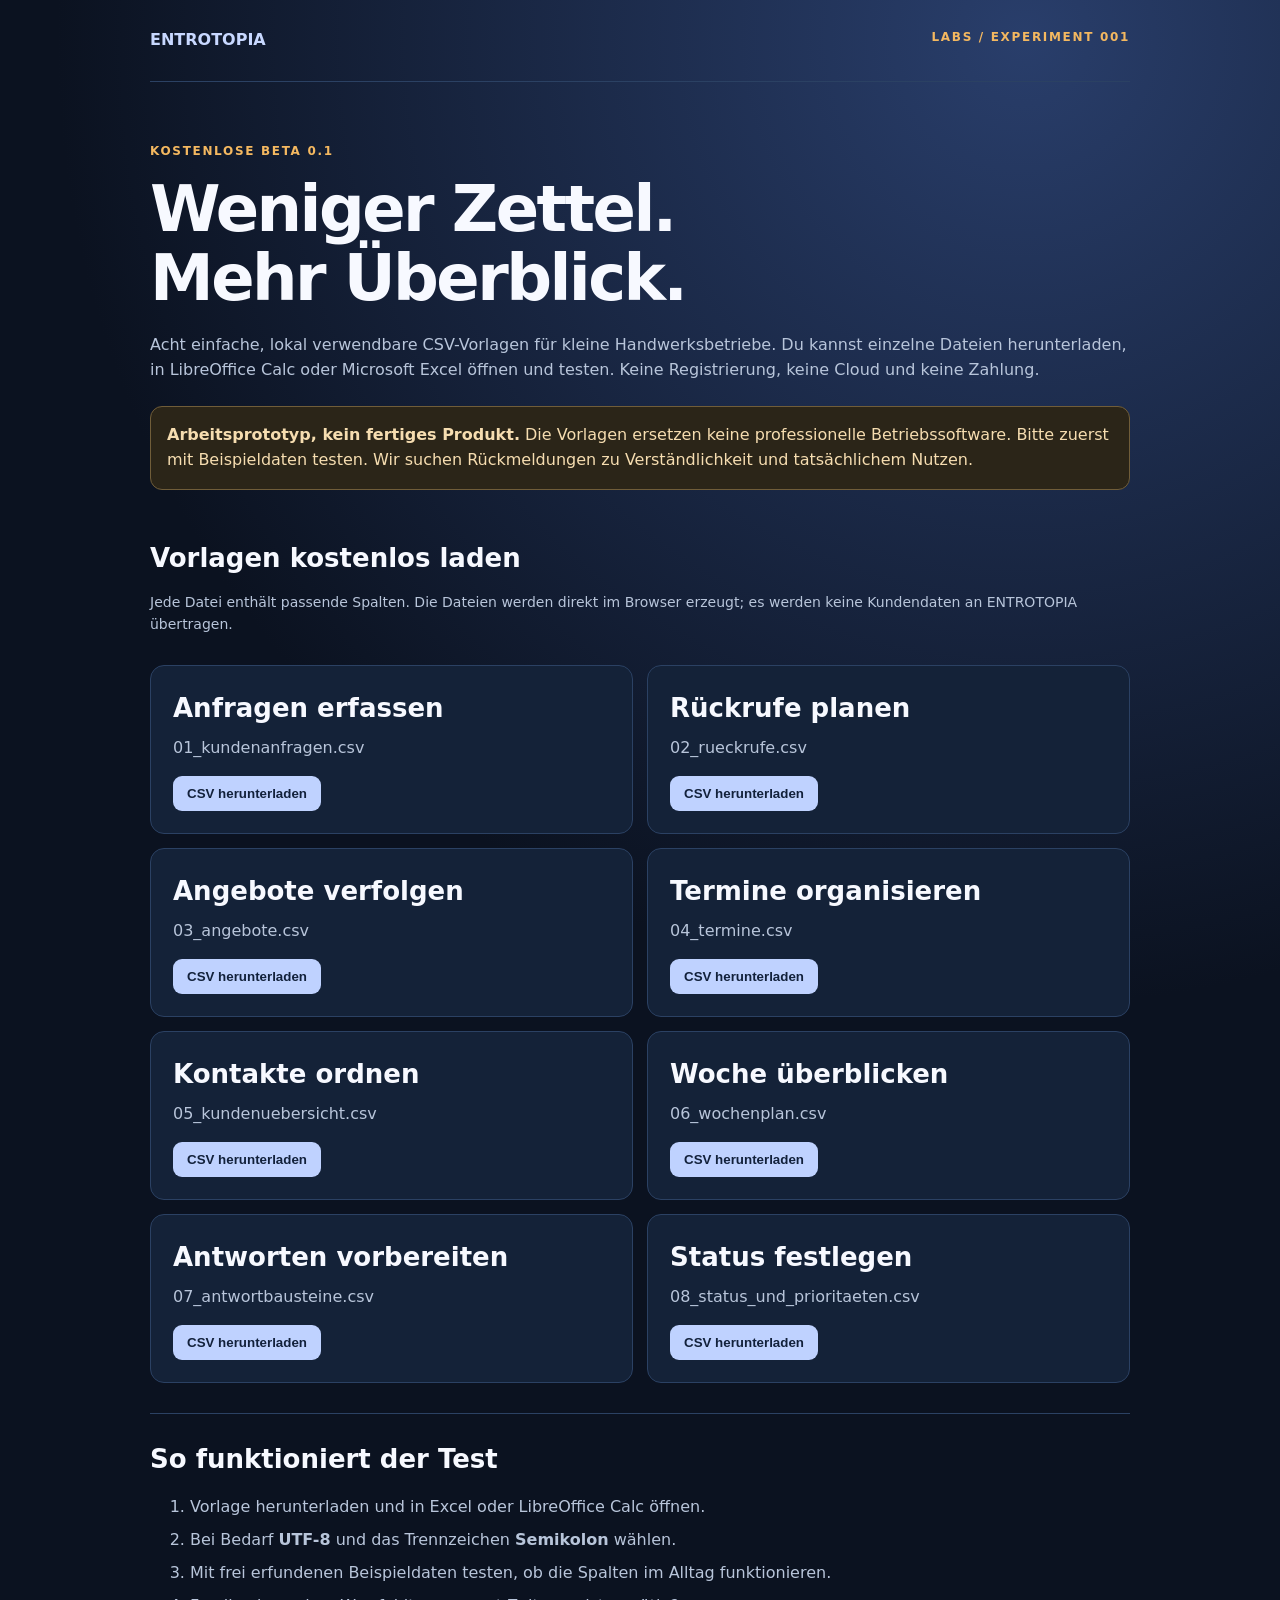
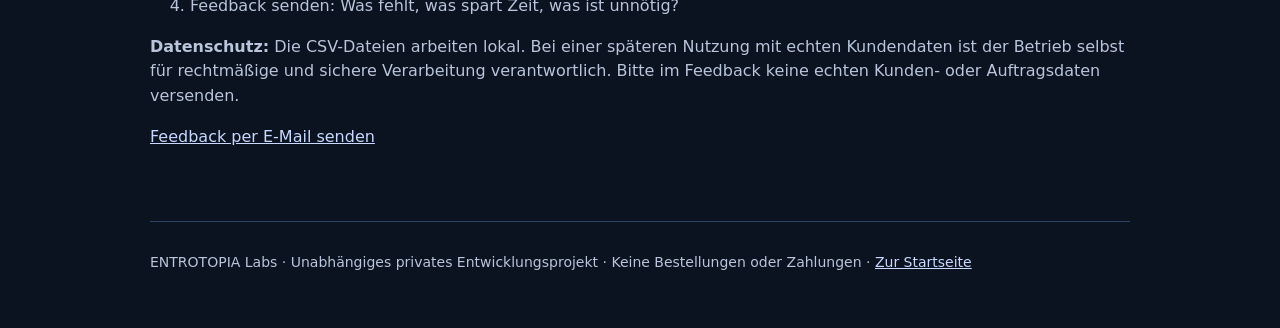
<file: public/testphase.html>
<!doctype html>
<html lang="de"><head><meta charset="utf-8"><meta name="viewport" content="width=device-width,initial-scale=1"><meta name="robots" content="noindex,nofollow"><title>Kostenlose Beta | Handwerker-Anfragen-Set | ENTROTOPIA</title><meta name="description" content="Acht kostenlose lokale CSV-Vorlagen zum Testen: Kundenanfragen, Rückrufe, Angebote und Termine übersichtlich organisieren.">
<style>
:root{font-family:Inter,ui-sans-serif,system-ui,sans-serif;color-scheme:dark;--bg:#0b1220;--box:#142238;--line:#2b4163;--muted:#b8c5da;--gold:#f4b860}*{box-sizing:border-box}body{margin:0;background:radial-gradient(circle at 80% 2%,#293e6b 0,var(--bg) 45%);color:#f7f9ff;line-height:1.55}main,header,footer{width:min(980px,calc(100% - 36px));margin:auto}header{padding:28px 0;border-bottom:1px solid var(--line);display:flex;justify-content:space-between;gap:12px}a{color:#c8d8ff}header a{text-decoration:none;font-weight:800}.eyebrow{font-size:12px;letter-spacing:.14em;color:var(--gold);font-weight:850}h1{font-size:clamp(38px,6vw,64px);line-height:1.08;letter-spacing:-.04em;margin:12px 0 20px}h2{font-size:26px;margin:0 0 8px}p{color:var(--muted)}.intro{padding:56px 0 24px}.note{border:1px solid #705d39;background:#2b2518;padding:16px;border-radius:12px;color:#f6ddb0;margin:24px 0}.grid{display:grid;grid-template-columns:repeat(2,1fr);gap:14px;padding:15px 0 30px}.item{border:1px solid var(--line);background:var(--box);padding:22px;border-radius:14px}.item p{margin:4px 0 15px}button{border:0;background:#bfd2ff;color:#12213b;border-radius:9px;font-weight:850;padding:10px 14px;cursor:pointer}button:hover{background:#e5ebff}.small{font-size:14px}.instructions{padding:25px 0 55px;border-top:1px solid var(--line)}.instructions li{margin-bottom:8px;color:var(--muted)}footer{padding:30px 0 55px;border-top:1px solid var(--line);font-size:14px;color:var(--muted)}@media(max-width:700px){.grid{grid-template-columns:1fr}}
</style></head><body><header><a href="/">ENTROTOPIA</a><span class="eyebrow">LABS / EXPERIMENT 001</span></header><main><section class="intro"><span class="eyebrow">KOSTENLOSE BETA 0.1</span><h1>Weniger Zettel.<br>Mehr Überblick.</h1><p>Acht einfache, lokal verwendbare CSV-Vorlagen für kleine Handwerksbetriebe. Du kannst einzelne Dateien herunterladen, in LibreOffice Calc oder Microsoft Excel öffnen und testen. Keine Registrierung, keine Cloud und keine Zahlung.</p><div class="note"><strong>Arbeitsprototyp, kein fertiges Produkt.</strong> Die Vorlagen ersetzen keine professionelle Betriebssoftware. Bitte zuerst mit Beispieldaten testen. Wir suchen Rückmeldungen zu Verständlichkeit und tatsächlichem Nutzen.</div></section><section><h2>Vorlagen kostenlos laden</h2><p class="small">Jede Datei enthält passende Spalten. Die Dateien werden direkt im Browser erzeugt; es werden keine Kundendaten an ENTROTOPIA übertragen.</p><div class="grid" id="files"></div></section><section class="instructions"><h2>So funktioniert der Test</h2><ol><li>Vorlage herunterladen und in Excel oder LibreOffice Calc öffnen.</li><li>Bei Bedarf <strong>UTF-8</strong> und das Trennzeichen <strong>Semikolon</strong> wählen.</li><li>Mit frei erfundenen Beispieldaten testen, ob die Spalten im Alltag funktionieren.</li><li>Feedback senden: Was fehlt, was spart Zeit, was ist unnötig?</li></ol><p><strong>Datenschutz:</strong> Die CSV-Dateien arbeiten lokal. Bei einer späteren Nutzung mit echten Kundendaten ist der Betrieb selbst für rechtmäßige und sichere Verarbeitung verantwortlich. Bitte im Feedback keine echten Kunden- oder Auftragsdaten versenden.</p><p><a href="mailto:kontakt@entrotopia.de?subject=Feedback%20Handwerker-Anfragen-Set%20Beta%200.1">Feedback per E-Mail senden</a></p></section></main><footer>ENTROTOPIA Labs · Unabhängiges privates Entwicklungsprojekt · Keine Bestellungen oder Zahlungen · <a href="/">Zur Startseite</a></footer><script>
const files=[["01_kundenanfragen.csv","Anfragen erfassen","Anfrage-ID;Eingangsdatum;Kunde/Firma;Kontaktweg;Anliegen;Priorität;Status;Zuständig;Nächster Schritt;Fällig am;Notizen\n"],["02_rueckrufe.csv","Rückrufe planen","Rückruf-ID;Kunde/Firma;Telefon;Anlass;Geplant für;Zuständig;Erreicht?;Ergebnis;Nächster Schritt\n"],["03_angebote.csv","Angebote verfolgen","Angebots-Nr;Anfrage-ID;Kunde/Firma;Leistung;Angebotsdatum;Betrag EUR;Gültig bis;Status;Nachfassen am;Notizen\n"],["04_termine.csv","Termine organisieren","Termin-ID;Datum;Uhrzeit;Kunde/Firma;Adresse/Ort;Anlass;Zuständig;Bestätigt?;Notizen\n"],["05_kundenuebersicht.csv","Kontakte ordnen","Kunden-ID;Firma/Name;Ansprechperson;E-Mail;Telefon;Ort;Bevorzugter Kontaktweg;Notizen\n"],["06_wochenplan.csv","Woche überblicken","Kalenderwoche;Wochentag;Datum;Aufgabe;Bezug-ID;Priorität;Zuständig;Status;Notizen\n"],["07_antwortbausteine.csv","Antworten vorbereiten","Baustein-ID;Situation;Kanal;Vorlage;Anpassen vor Versand?\nA01;Eingangsbestätigung;E-Mail;\"Guten Tag, vielen Dank für Ihre Anfrage. Wir prüfen Ihr Anliegen und melden uns bis [Datum] bei Ihnen.\";Ja\nA02;Rückrufankündigung;E-Mail;\"Guten Tag, wir würden Ihre Anfrage gerne telefonisch besprechen. Passt Ihnen [Termin]?\";Ja\nA03;Angebot nachfassen;E-Mail;\"Guten Tag, ich wollte mich erkundigen, ob zu unserem Angebot vom [Datum] noch Fragen offen sind.\";Ja\n"],["08_status_und_prioritaeten.csv","Status festlegen","Bereich;Wert;Bedeutung;Empfohlene Aktion\nAnfrage;Neu;Eingegangen, noch nicht bearbeitet;Zuständigkeit klären\nAnfrage;In Bearbeitung;Bearbeitung begonnen;Nächsten Schritt festhalten\nAnfrage;Rückfrage offen;Warten auf Rückmeldung;Wiedervorlage setzen\nAnfrage;Abgeschlossen;Anliegen erledigt;Archivieren\nAngebot;Entwurf;Noch nicht versandt;Vor Versand prüfen\nAngebot;Versandt;An Kunde gesandt;Nachfassdatum setzen\nAngebot;Angenommen;Kunde hat zugestimmt;Auftrag einplanen\nAngebot;Abgelehnt;Kunde hat abgesagt;Grund dokumentieren\nPriorität;Hoch;Dringlich oder wichtiger Termin;Zuerst bearbeiten\nPriorität;Mittel;Normaler Ablauf;Zeitnah bearbeiten\nPriorität;Niedrig;Nicht akut;Später terminieren\n"]];
const root=document.getElementById('files');
for(const [name,title,content] of files){const div=document.createElement('article');div.className='item';const h=document.createElement('h2');h.textContent=title;const p=document.createElement('p');p.textContent=name;const btn=document.createElement('button');btn.type='button';btn.textContent='CSV herunterladen';btn.addEventListener('click',()=>{const blob=new Blob(['\ufeff'+content],{type:'text/csv;charset=utf-8'});const url=URL.createObjectURL(blob);const a=document.createElement('a');a.href=url;a.download=name;a.click();setTimeout(()=>URL.revokeObjectURL(url),1000)});div.append(h,p,btn);root.appendChild(div)}
</script></body></html>
</file>
<file: public/app.css>
:root{color-scheme:dark;font-family:Inter,ui-sans-serif,system-ui,-apple-system,sans-serif;--bg:#080e19;--panel:#101b2d;--panel2:#14233a;--line:#29405f;--text:#f7f9ff;--muted:#aab9cf;--gold:#f4b860;--blue:#b9ccff;--green:#75d6ae;--red:#ff8d91;--shadow:0 24px 60px #0008}*{box-sizing:border-box}body{margin:0;background:radial-gradient(circle at 82% 0,#20375e 0,var(--bg) 36%);color:var(--text);line-height:1.5;min-height:100vh}.topbar,main,footer{width:min(1280px,calc(100% - 36px));margin:auto}.topbar{height:74px;border-bottom:1px solid var(--line);display:flex;align-items:center;justify-content:space-between}.brand{font-weight:950;letter-spacing:.15em;color:var(--text);text-decoration:none}.toplinks{display:flex;align-items:center;gap:18px}.toplinks a,footer a{color:var(--blue)}.badge{font-size:11px;font-weight:900;letter-spacing:.12em;color:#10192a;background:var(--gold);padding:5px 8px;border-radius:999px}.hero{display:grid;grid-template-columns:1.35fr .65fr;gap:32px;align-items:end;padding:66px 0 38px}.eyebrow{margin:0 0 8px;font-size:11px;font-weight:900;letter-spacing:.15em;color:var(--gold)}h1{margin:0;font-size:clamp(42px,6vw,72px);line-height:1.03;letter-spacing:-.052em}h1 span{color:var(--blue)}.lead{color:var(--muted);font-size:19px;max-width:720px}.privacy-note{border:1px solid var(--line);background:#111e32;padding:20px;border-radius:14px;color:var(--muted)}.privacy-note strong{color:var(--green)}.metrics{display:grid;grid-template-columns:repeat(4,1fr);gap:12px;margin-bottom:20px}.metrics article{border:1px solid var(--line);background:linear-gradient(150deg,#12213a,#0f192a);padding:18px 20px;border-radius:13px;display:flex;flex-direction:column;gap:5px}.metrics span{color:var(--muted);font-size:12px;font-weight:750}.metrics strong{font-size:28px}.workspace{display:grid;grid-template-columns:minmax(310px,390px) 1fr;gap:20px;align-items:start}.editor,.board,.data-tools{border:1px solid var(--line);background:#0e192acc;border-radius:17px;box-shadow:var(--shadow)}.editor{padding:22px;position:sticky;top:14px}.board{padding:22px;min-height:630px}.section-head{display:flex;align-items:start;justify-content:space-between;gap:16px}.section-head h2,.data-tools h2{margin:0 0 17px;font-size:25px}.text-button{background:none;border:0;color:var(--blue);padding:5px;cursor:pointer}.hidden{display:none!important}form{display:grid;gap:13px}label{display:grid;gap:6px;color:#d7e1f1;font-size:13px;font-weight:750}label>span{color:var(--gold)}input,select,textarea{width:100%;font:inherit;font-size:14px;border:1px solid #344d6e;border-radius:9px;background:#0a1423;color:var(--text);padding:11px 12px;outline:none}input:focus,select:focus,textarea:focus{border-color:#86a9e1;box-shadow:0 0 0 3px #86a9e126}textarea{resize:vertical;min-height:100px}label small{text-align:right;color:var(--muted);font-weight:500}.two-cols{display:grid;grid-template-columns:1fr 1fr;gap:10px}button,.file-button{font:inherit}.primary{border:0;border-radius:10px;background:var(--blue);color:#10203a;padding:13px 15px;font-weight:900;cursor:pointer}.primary:hover{background:#e3eaff}.board-head{align-items:center}.count{color:var(--muted);font-size:13px}.toolbar{display:grid;grid-template-columns:minmax(180px,1fr) 155px 165px;gap:9px;margin-bottom:17px}.lead-list{display:grid;gap:10px}.lead-card{border:1px solid var(--line);background:var(--panel);border-radius:13px;padding:16px;display:grid;grid-template-columns:1fr auto;gap:12px}.lead-main{min-width:0}.lead-top{display:flex;align-items:center;flex-wrap:wrap;gap:8px;margin-bottom:5px}.lead-top h3{font-size:17px;margin:0}.status-pill{font-size:10px;font-weight:900;letter-spacing:.08em;border-radius:999px;padding:4px 7px;background:#293c58;color:#d8e5fa}.status-pill.won{background:#173f35;color:#93ebc8}.status-pill.lost{background:#47272b;color:#ffb4b7}.lead-contact,.lead-note,.lead-meta{color:var(--muted);font-size:13px;margin:5px 0}.lead-note{white-space:pre-wrap;overflow-wrap:anywhere;color:#d3def0}.lead-meta{display:flex;flex-wrap:wrap;gap:12px}.due{color:#ffd081;font-weight:800}.overdue{color:var(--red);font-weight:800}.card-actions{display:flex;align-items:start;gap:6px}.icon-button{border:1px solid var(--line);background:#14233a;color:var(--blue);border-radius:8px;padding:7px 9px;cursor:pointer}.icon-button.danger{color:#ffb0b3}.empty{border:1px dashed #405879;text-align:center;padding:55px 22px;border-radius:13px;color:var(--muted)}.empty strong{font-size:20px;color:var(--text)}.secondary,.file-button{border:1px solid #476184;background:#152640;color:#dce8ff;border-radius:9px;padding:10px 13px;font-weight:800;cursor:pointer}.secondary:hover,.file-button:hover{background:#1c3152}.data-tools{margin:20px 0 42px;padding:24px;display:flex;align-items:center;justify-content:space-between;gap:30px}.data-tools p{color:var(--muted);margin:0;max-width:720px}.tool-buttons{display:flex;flex-wrap:wrap;gap:9px;justify-content:flex-end}.file-button{display:inline-flex;align-items:center}.file-button input{display:none}.toast{position:fixed;right:22px;bottom:22px;max-width:360px;background:#e5ecff;color:#12213a;padding:12px 16px;border-radius:10px;font-weight:750;box-shadow:var(--shadow);opacity:0;transform:translateY(12px);pointer-events:none;transition:.2s}.toast.show{opacity:1;transform:none}.toast.error{background:#ffd6d7;color:#4b171a}footer{border-top:1px solid var(--line);padding:30px 0 45px;display:flex;justify-content:space-between;gap:18px;color:var(--muted);font-size:13px}.sr-only{position:absolute;width:1px;height:1px;padding:0;margin:-1px;overflow:hidden;clip:rect(0,0,0,0);white-space:nowrap;border:0}@media(max-width:900px){.hero{grid-template-columns:1fr}.metrics{grid-template-columns:1fr 1fr}.workspace{grid-template-columns:1fr}.editor{position:static}.toolbar{grid-template-columns:1fr 1fr}.search{grid-column:1/-1}.data-tools{align-items:start;flex-direction:column}.tool-buttons{justify-content:start}}@media(max-width:570px){.topbar,main,footer{width:min(100% - 24px,1280px)}.toplinks a{display:none}.hero{padding-top:43px}h1{font-size:43px}.metrics{grid-template-columns:1fr 1fr}.metrics article{padding:14px}.metrics strong{font-size:22px}.two-cols,.toolbar{grid-template-columns:1fr}.search{grid-column:auto}.lead-card{grid-template-columns:1fr}.card-actions{justify-content:flex-end}.tool-buttons{display:grid;width:100%}.tool-buttons>*{justify-content:center;text-align:center}footer{flex-direction:column}}
</file>
<file: public/app-pwa.css>
.connection{font-size:11px;font-weight:850;letter-spacing:.05em;padding:5px 8px;border-radius:999px;border:1px solid var(--line)}
.connection.online{color:var(--green)}
.connection.offline{color:#10192a;background:var(--gold);border-color:var(--gold)}
.install-button{border:1px solid #5b77a1;background:#172944;color:#dce8ff;border-radius:8px;padding:7px 10px;font-weight:850;cursor:pointer}
.install-button:hover{background:#203858}
.risk-panel{border:1px solid #705d39;background:linear-gradient(130deg,#211d18,#111b2c 52%);border-radius:17px;padding:22px;margin:0 0 20px;box-shadow:var(--shadow)}
.risk-summary{display:flex;align-items:start;justify-content:space-between;gap:24px}.risk-summary h2{margin:0;font-size:27px}.risk-summary p:not(.eyebrow){color:var(--muted);margin:6px 0 0}.risk-value{text-align:right;display:flex;flex-direction:column}.risk-value span{color:var(--muted);font-size:12px;font-weight:750}.risk-value strong{font-size:30px;color:#ffd081}.risk-list{display:grid;grid-template-columns:repeat(3,1fr);gap:10px;margin-top:18px}.risk-item{border:1px solid #5d4c35;background:#151b28;border-radius:12px;padding:15px;display:flex;flex-direction:column;gap:7px}.risk-top{display:flex;align-items:center;justify-content:space-between;gap:8px}.risk-top strong{overflow:hidden;text-overflow:ellipsis;white-space:nowrap}.risk-level{font-size:10px;font-weight:950;letter-spacing:.08em;border-radius:999px;padding:4px 7px}.risk-level.high{background:#5a2529;color:#ffc1c3}.risk-level.medium{background:#57441f;color:#ffe0a0}.risk-reason{font-size:13px;color:#d8c7a7;margin:0}.risk-action{font-size:12px;color:var(--muted);margin:0}.risk-buttons{display:flex;gap:7px;margin-top:auto;padding-top:5px}.risk-buttons button{border:1px solid #665337;background:#272319;color:#ffe3aa;border-radius:8px;padding:7px 9px;font-weight:800;cursor:pointer}.risk-empty{display:flex;gap:9px;align-items:center;margin-top:16px;padding:14px;border:1px dashed #35624f;border-radius:10px;color:var(--green)}.risk-empty span{color:var(--muted);font-size:13px}.risk-badge{font-size:10px;font-weight:900;letter-spacing:.05em;border-radius:999px;padding:4px 7px;background:#57441f;color:#ffe0a0}.risk-badge.high{background:#5a2529;color:#ffc1c3}
@media(max-width:900px){.risk-list{grid-template-columns:1fr}.risk-item{display:grid;grid-template-columns:1fr auto;align-items:center}.risk-reason,.risk-action{grid-column:1}.risk-buttons{grid-column:2;grid-row:1/4;flex-direction:column}}
@media(max-width:700px){.connection{display:none}.install-button{font-size:12px}.toplinks{gap:9px}.risk-summary{flex-direction:column}.risk-value{text-align:left}.risk-list{grid-template-columns:1fr}.risk-item{display:flex}.risk-buttons{flex-direction:row}.risk-empty{align-items:start;flex-direction:column}}
.risk-buttons{flex-wrap:wrap}
.risk-buttons .done-action{border-color:#35624f;background:#17382f;color:#a8efd1}
.capture-panel{display:grid;grid-template-columns:.72fr 1.28fr;gap:28px;align-items:center;border:1px solid #3b5377;background:linear-gradient(135deg,#13233b,#0d1727);border-radius:17px;padding:24px;margin:0 0 20px;box-shadow:var(--shadow)}
.capture-copy h2{font-size:28px;margin:0 0 8px}.capture-copy p:not(.eyebrow){color:var(--muted);margin:0}.capture-work{display:grid;gap:9px}.capture-work textarea{min-height:126px;background:#081321}.capture-actions{display:flex;justify-content:flex-end;gap:8px}.capture-actions button{border-radius:9px;padding:10px 13px;font-weight:850;cursor:pointer}.capture-primary{border:0;background:var(--blue);color:#10203a}.capture-secondary{border:1px solid #476184;background:#152640;color:#dce8ff}.capture-work small{color:var(--muted)}.capture-result{display:flex;flex-wrap:wrap;gap:7px;padding:10px;border:1px solid #35624f;background:#102a24;border-radius:9px;color:#b9f3d9;font-size:12px}.capture-chip{border:1px solid #427660;border-radius:999px;padding:4px 7px}
@media(max-width:900px){.capture-panel{grid-template-columns:1fr}}
@media(max-width:570px){.capture-panel{padding:18px}.capture-actions{display:grid}.capture-actions button{width:100%}}
</file>
